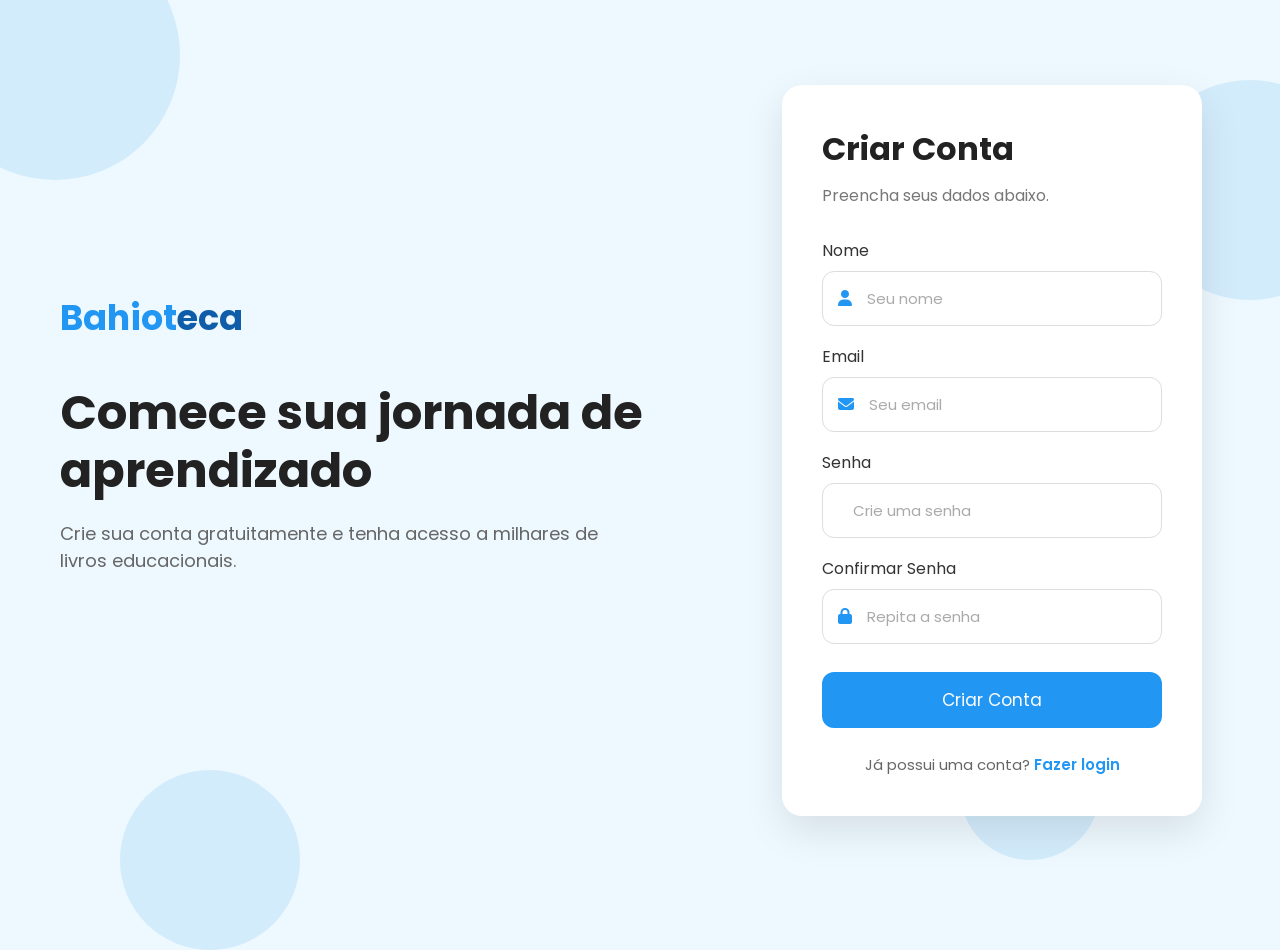
<file: bahioteca/cadastro/index.html>
<!DOCTYPE html>
<html lang="pt-BR">
<head>
    <meta charset="UTF-8">
    <meta name="viewport" content="width=device-width, initial-scale=1.0">
    <title>Cadastro</title>

    <link rel="stylesheet" href="style.css">

    <link href="https://fonts.googleapis.com/css2?family=Poppins:wght@300;400;500;600;700&display=swap" rel="stylesheet">

    <link rel="stylesheet"
    href="https://cdnjs.cloudflare.com/ajax/libs/font-awesome/6.6.0/css/all.min.css">
</head>
<body>

<div class="circle circle1"></div>
<div class="circle circle2"></div>
<div class="circle circle3"></div>
<div class="circle circle4"></div>

<main class="container">

    <section class="left">

        <div class="logo">
            <h2>Bahiot<span>eca</span></h2>
        </div>

        <div class="content">

            <h1>Comece sua jornada de aprendizado</h1>

            <p>
                Crie sua conta gratuitamente e tenha acesso
                a milhares de livros educacionais.
            </p>

            
        </div>

    </section>

    <section class="right">

        <div class="login-box">

            <h2>Criar Conta</h2>

            <p>Preencha seus dados abaixo.</p>

            <form id="registerForm">

                <div class="input-box">
                    <label>Nome</label>

                    <div class="input">
                        <i class="fa-solid fa-user"></i>
                        <input type="text" id="nome" placeholder="Seu nome" required>
                    </div>
                </div>

                <div class="input-box">
                    <label>Email</label>

                    <div class="input">
                        <i class="fa-solid fa-envelope"></i>
                        <input type="email" id="email" placeholder="Seu email" required>
                    </div>
                </div>

                <div class="input-box">
                    <label>Senha</label>

                    <div class="input">

                        

                        <input type="password" id="password" placeholder="Crie uma senha" required>

                        <button type="button" id="togglePassword">
                        
                        </button>

                    </div>

                </div>

                <div class="input-box">
                    <label>Confirmar Senha</label>

                    <div class="input">

                        <i class="fa-solid fa-lock"></i>

                        <input type="password" id="confirmPassword" placeholder="Repita a senha" required>

                    </div>

                </div>

                <button class="login-btn" type="submit">
                    Criar Conta
                </button>

            </form>

            <div class="register">

                Já possui uma conta?

                <a href="../login/">
                    Fazer login
                </a>

            </div>

        </div>

    </section>

</main>

<script src="cadastro.js"></script>

</body>
</html>
</file>
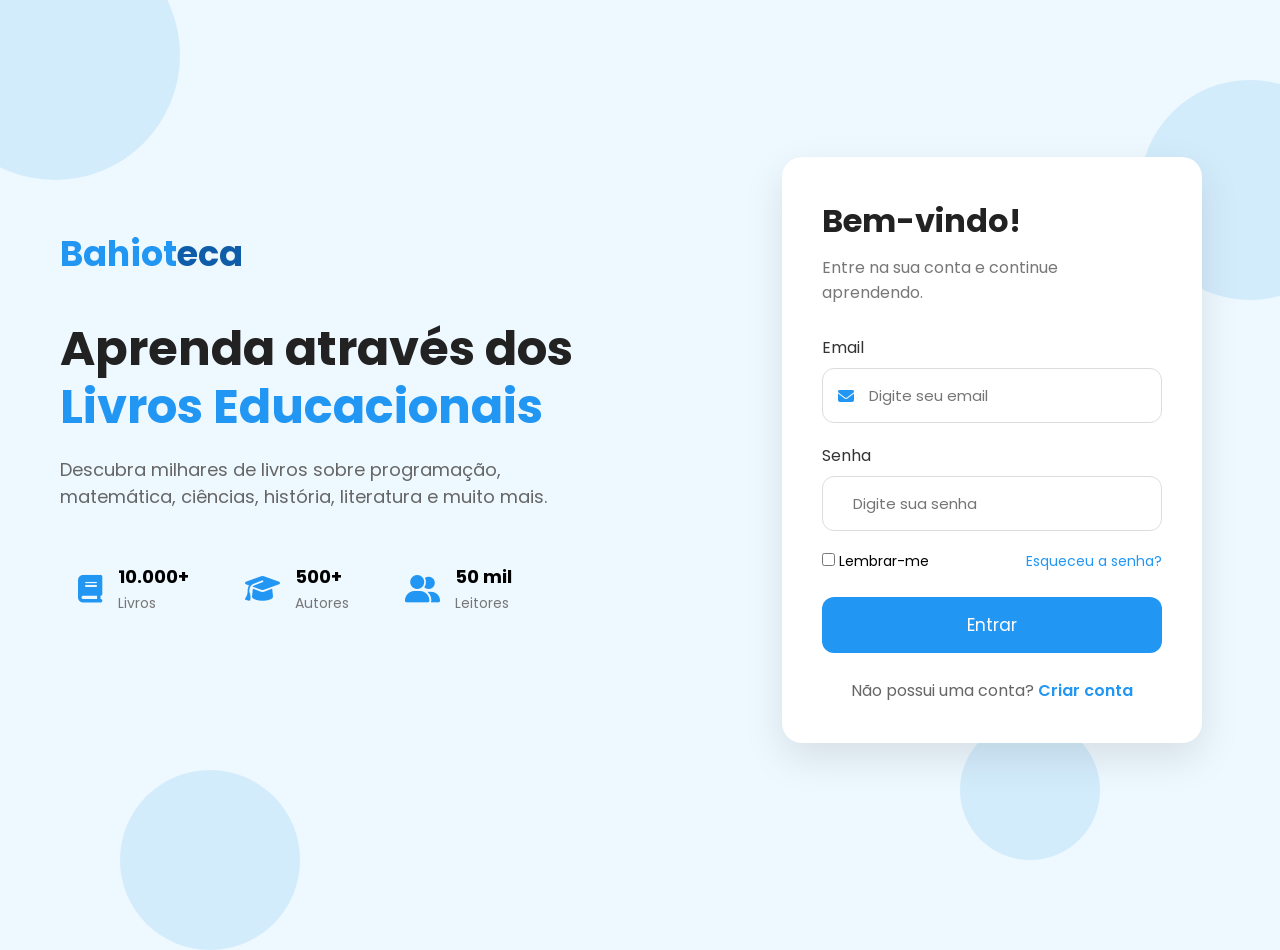
<file: bahioteca/login/index.html>
<!DOCTYPE html>
<html lang="pt-BR">
<head>
    <meta charset="UTF-8">
    <meta name="viewport" content="width=device-width, initial-scale=1.0">
    <title>Login</title>

    <link rel="stylesheet" href="style.css">

    <!-- Google Fonts -->
    <link href="https://fonts.googleapis.com/css2?family=Poppins:wght@300;400;500;600;700&display=swap" rel="stylesheet">

    <!-- Ícones -->
    <link rel="stylesheet"
    href="https://cdnjs.cloudflare.com/ajax/libs/font-awesome/6.6.0/css/all.min.css">
</head>
<body>

    <!-- Bolhas -->
    <div class="circle circle1"></div>
    <div class="circle circle2"></div>
    <div class="circle circle3"></div>
    <div class="circle circle4"></div>

    <main class="container">

        <!-- Lado Esquerdo -->
        <section class="left">

            <div class="logo">
                <h2>Bahiot<span>eca</span></h2>
            </div>

            <div class="content">

                <h1>
                    Aprenda através dos
                    <span>Livros Educacionais</span>
                </h1>

                <p>
                    Descubra milhares de livros sobre programação,
                    matemática, ciências, história, literatura e muito mais.
                </p>

                <div class="cards">

                    <div class="card">
                        <i class="fa-solid fa-book"></i>
                        <div>
                            <h3>10.000+</h3>
                            <span>Livros</span>
                        </div>
                    </div>

                    <div class="card">
                        <i class="fa-solid fa-graduation-cap"></i>
                        <div>
                            <h3>500+</h3>
                            <span>Autores</span>
                        </div>
                    </div>

                    <div class="card">
                        <i class="fa-solid fa-user-group"></i>
                        <div>
                            <h3>50 mil</h3>
                            <span>Leitores</span>
                        </div>
                    </div>

                </div>

                
            </div>

        </section>

        <!-- Login -->

        <section class="right">

            <div class="login-box">

                <h2>Bem-vindo!</h2>

                <p>
                    Entre na sua conta e continue aprendendo.
                </p>

                <form id="loginForm">

                    <div class="input-box">

                        <label>Email</label>

                        <div class="input">

                            <i class="fa-solid fa-envelope"></i>

                            <input
                            type="email"
                            id="email"
                            placeholder="Digite seu email"
                            required>

                        </div>

                    </div>

                    <div class="input-box">

                        <label>Senha</label>

                        <div class="input">

                            
                            <input
                            type="password"
                            id="password"
                            placeholder="Digite sua senha"
                            required>

                            <button
                            type="button"
                            id="togglePassword">

                             
                            </button>

                        </div>

                    </div>

                    <div class="options">

                        <label>

                            <input type="checkbox">

                            Lembrar-me

                        </label>

                        <a href="#">
                            Esqueceu a senha?
                        </a>

                    </div>

                    <button
                    class="login-btn"
                    type="submit">

                        Entrar

                    </button>

                </form>
                </button>

                <div class="register">

                    Não possui uma conta?

                    <a href="../cadastro">

                        Criar conta

                    </a>

                </div>

            </div>

        </section>

    </main>

    <script src="script.js"></script>

</body>
</html>
</file>
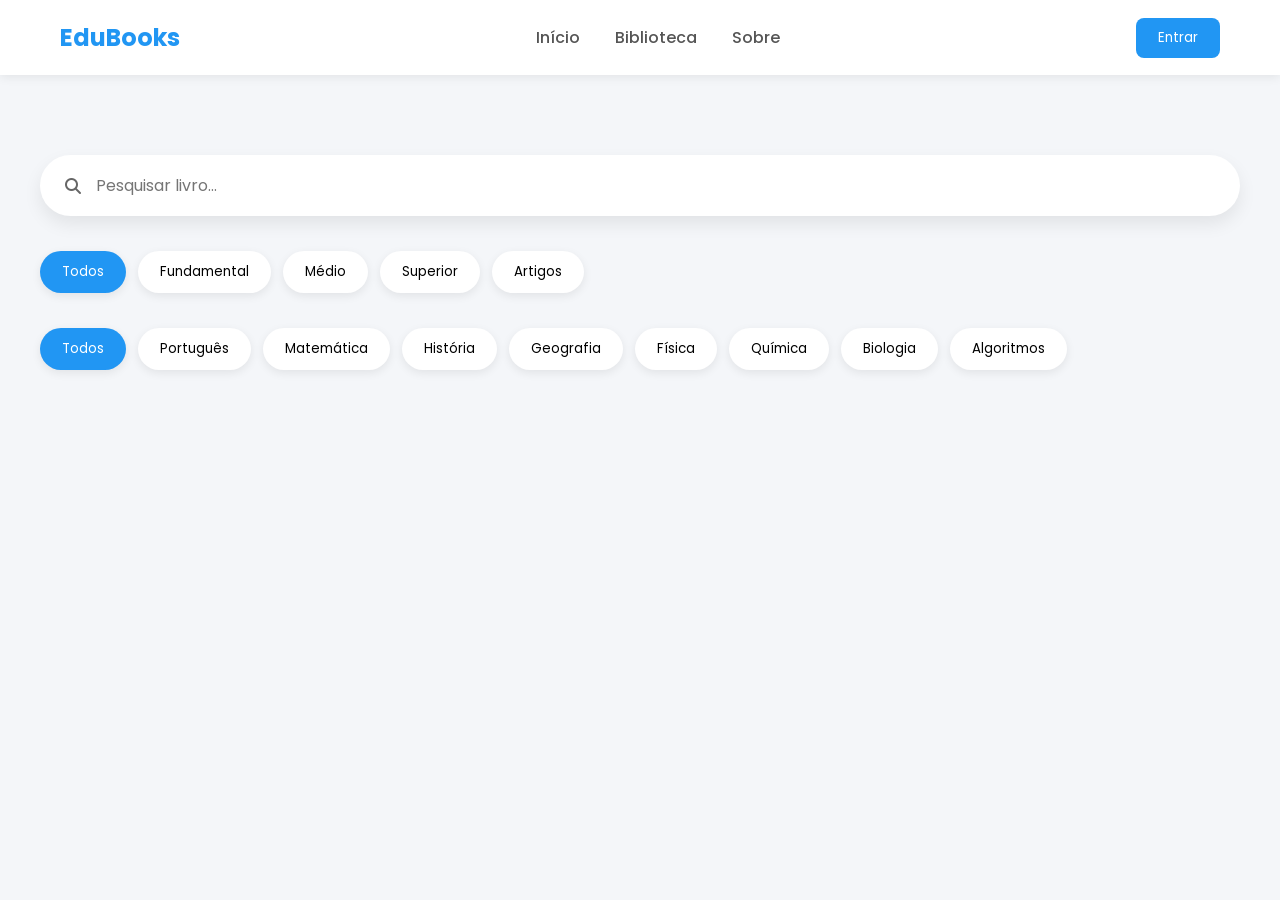
<file: bahioteca/produtos/index.html>
<!DOCTYPE html>
<html lang="pt-BR">
<head>
<meta charset="UTF-8">
<meta name="viewport" content="width=device-width, initial-scale=1.0">
<title>EduBooks</title>
<link rel="stylesheet" href="style.css">
<link rel="preconnect" href="https://fonts.googleapis.com">
<link href="https://fonts.googleapis.com/css2?family=Poppins:wght@300;400;500;600;700&display=swap" rel="stylesheet">
<link rel="stylesheet" href="https://cdnjs.cloudflare.com/ajax/libs/font-awesome/6.6.0/css/all.min.css">
</head>
<body>
    <header>
        <div class="logo">
            <h2>EduBooks</h2>
        </div>
        <nav>
            <a href="#">Início</a>
            <a href="#">Biblioteca</a>
            <a href="#">Sobre</a>
        </nav>
        <button>Entrar</button>
    </header>

    <section class="banner">
        <!-- <div class="banner-img">
            <img src="img/aluno.png">
        </div>
        <div class="banner-info">
            <span>BHT.C2026</span>
            <h1>Biblioteca Educacional</h1>
            <p>Ensino Fundamental • Médio • Superior</p>
        </div> -->
    </section>

    <section class="pesquisa">
        <i class="fa-solid fa-magnifying-glass"></i>
        <input type="text" id="pesquisa" placeholder="Pesquisar livro...">
    </section>

    <section class="ensinos">
        <button class="ativo" data-ensino="todos">Todos</button>
        <button data-ensino="fundamental">Fundamental</button>
        <button data-ensino="medio">Médio</button>
        <button data-ensino="superior">Superior</button>
        <button data-ensino="artigos">Artigos</button>
    </section>

    <section class="materias">
        <button class="ativoMateria" data-materia="todos">Todos</button>
        <button data-materia="portugues">Português</button>
        <button data-materia="matematica">Matemática</button>
        <button data-materia="historia">História</button>
        <button data-materia="geografia">Geografia</button>
        <button data-materia="fisica">Física</button>
        <button data-materia="quimica">Química</button>
        <button data-materia="biologia">Biologia</button>
        <button data-materia="algoritmos">Algoritmos</button>
    </section>

    <main id="catalogo">
    </main>

    <div id="modal" class="modal">
        <div class="modal-box">
            <span id="fechar">×</span>
            <img id="modalImg">
            <h2 id="modalTitulo"></h2>
            <p id="modalCategoria"></p>
            <button id="ler">Ler Livro</button>
        </div>
    </div>

    <script src="script.js"></script>

    </body>
</html>
</file>
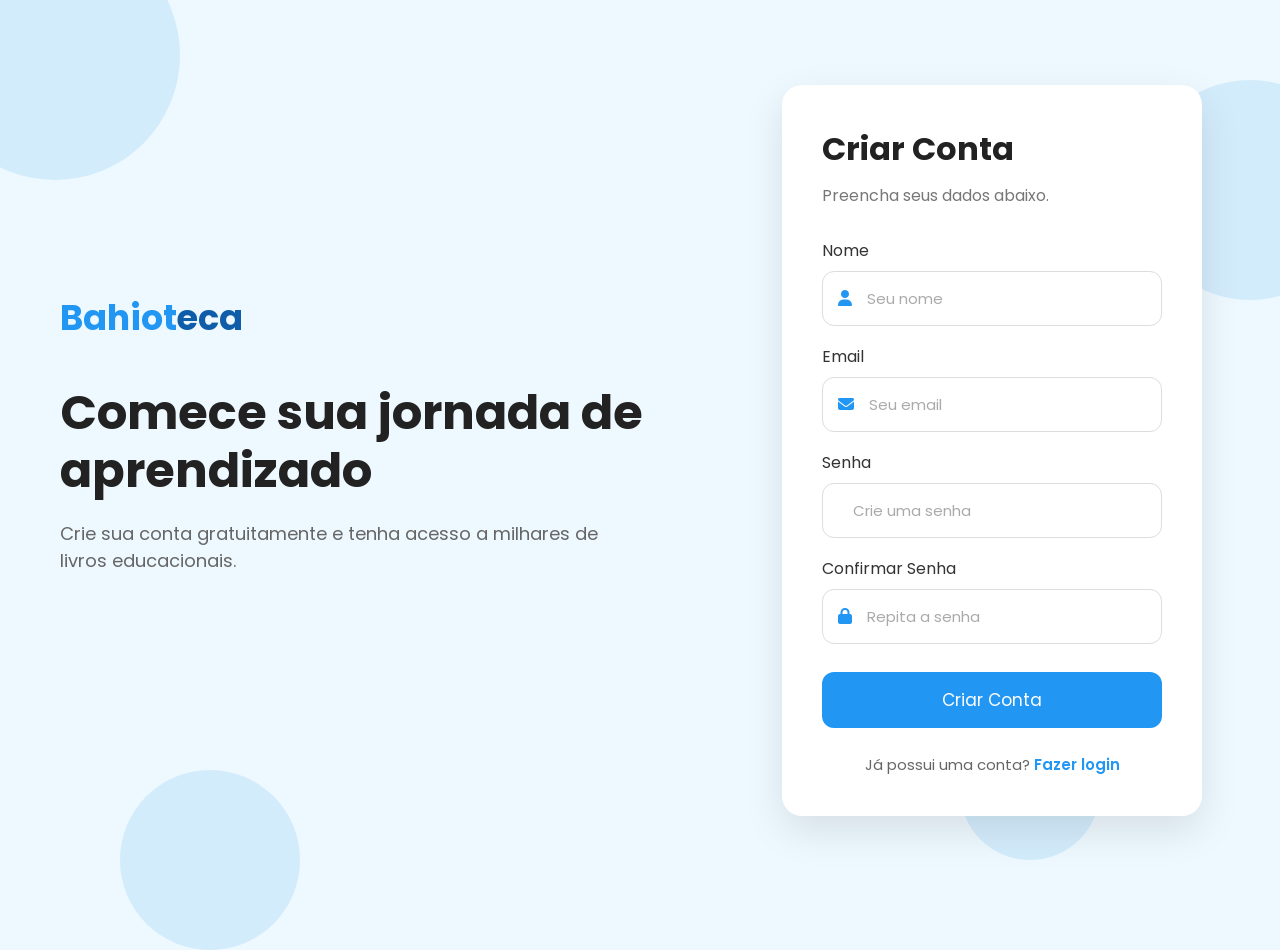
<file: bahioteca/login/cadastro/cadastro.html>
<!DOCTYPE html>
<html lang="pt-BR">
<head>
    <meta charset="UTF-8">
    <meta name="viewport" content="width=device-width, initial-scale=1.0">
    <title>Cadastro</title>

    <link rel="stylesheet" href="style.css">

    <link href="https://fonts.googleapis.com/css2?family=Poppins:wght@300;400;500;600;700&display=swap" rel="stylesheet">

    <link rel="stylesheet"
    href="https://cdnjs.cloudflare.com/ajax/libs/font-awesome/6.6.0/css/all.min.css">
</head>
<body>

<div class="circle circle1"></div>
<div class="circle circle2"></div>
<div class="circle circle3"></div>
<div class="circle circle4"></div>

<main class="container">

    <section class="left">

        <div class="logo">
            <h2>Bahiot<span>eca</span></h2>
        </div>

        <div class="content">

            <h1>Comece sua jornada de aprendizado</h1>

            <p>
                Crie sua conta gratuitamente e tenha acesso
                a milhares de livros educacionais.
            </p>

            
        </div>

    </section>

    <section class="right">

        <div class="login-box">

            <h2>Criar Conta</h2>

            <p>Preencha seus dados abaixo.</p>

            <form id="registerForm">

                <div class="input-box">
                    <label>Nome</label>

                    <div class="input">
                        <i class="fa-solid fa-user"></i>
                        <input type="text" id="nome" placeholder="Seu nome" required>
                    </div>
                </div>

                <div class="input-box">
                    <label>Email</label>

                    <div class="input">
                        <i class="fa-solid fa-envelope"></i>
                        <input type="email" id="email" placeholder="Seu email" required>
                    </div>
                </div>

                <div class="input-box">
                    <label>Senha</label>

                    <div class="input">

                        

                        <input type="password" id="password" placeholder="Crie uma senha" required>

                        <button type="button" id="togglePassword">
                        
                        </button>

                    </div>

                </div>

                <div class="input-box">
                    <label>Confirmar Senha</label>

                    <div class="input">

                        <i class="fa-solid fa-lock"></i>

                        <input type="password" id="confirmPassword" placeholder="Repita a senha" required>

                    </div>

                </div>

                <button class="login-btn" type="submit">
                    Criar Conta
                </button>

            </form>

            <div class="register">

                Já possui uma conta?

                <a href="/index.html">
                    Fazer login
                </a>

            </div>

        </div>

    </section>

</main>

<script src="cadastro.js"></script>

</body>
</html>
</file>
<file: bahioteca/cadastro/style.css>
/* ===========================
   RESET
=========================== */

*{
    margin:0;
    padding:0;
    box-sizing:border-box;
    font-family:'Poppins',sans-serif;
}

body{
    background:#eef8ff;
    overflow:hidden;
}

/* ===========================
   BOLHAS DO FUNDO
=========================== */

.circle{
    position:absolute;
    border-radius:50%;
    background:rgba(55,167,233,.15);
    z-index:-1;
}

.circle1{
    width:250px;
    height:250px;
    top:-70px;
    left:-70px;
}

.circle2{
    width:180px;
    height:180px;
    bottom:-50px;
    left:120px;
}

.circle3{
    width:220px;
    height:220px;
    top:80px;
    right:-80px;
}

.circle4{
    width:140px;
    height:140px;
    bottom:40px;
    right:180px;
}

/* ===========================
   CONTAINER
=========================== */

.container{
    display:flex;
    height:100vh;
}

/* ===========================
   LADO ESQUERDO
=========================== */

.left{
    width:55%;
    padding:60px;
    display:flex;
    flex-direction:column;
    justify-content:center;
}

.logo h2{
    color:#2196F3;
    font-size:35px;
    margin-bottom:40px;
}

.logo span{
    color:#0f5da8;
}

.content h1{
    font-size:48px;
    color:#222;
    line-height:1.2;
    margin-bottom:20px;
}

.content h1 span{
    color:#2196F3;
}

.content p{
    color:#666;
    font-size:18px;
    max-width:550px;
    margin-bottom:35px;
}

/* ===========================
   CARDS
=========================== */

.cards{
    display:flex;
    gap:20px;
    margin-bottom:40px;
}

.card{
    background:#fff;
    padding:18px;
    border-radius:15px;
    box-shadow:0 8px 20px rgba(0,0,0,.08);
    display:flex;
    align-items:center;
    gap:15px;
    transition:.3s;
}

.card:hover{
    transform:translateY(-5px);
}

.card i{
    font-size:28px;
    color:#2196F3;
}

.card h3{
    font-size:18px;
}

.card span{
    color:#777;
    font-size:14px;
}

/* ===========================
   IMAGEM
=========================== */

.illustration img{
    width:85%;
    margin-top:20px;
}

/* ===========================
   LOGIN
=========================== */

.right{
    width:45%;
    display:flex;
    justify-content:center;
    align-items:center;
}

.login-box{
    background:#fff;
    width:420px;
    padding:40px;
    border-radius:20px;
    box-shadow:0 15px 40px rgba(0,0,0,.1);
}

.login-box h2{
    font-size:32px;
    color:#222;
}

.login-box p{
    color:#777;
    margin:10px 0 30px;
}

/* ===========================
   INPUTS
=========================== */

.input-box{
    margin-bottom:20px;
}

.input-box label{
    display:block;
    margin-bottom:8px;
    color:#333;
}

.input{
    display:flex;
    align-items:center;
    border:1px solid #ddd;
    border-radius:12px;
    padding:0 15px;
    transition:.3s;
}

.input:focus-within{
    border-color:#2196F3;
    box-shadow:0 0 10px rgba(33,150,243,.2);
}

.input i{
    color:#2196F3;
}

.input input{
    flex:1;
    border:none;
    outline:none;
    padding:15px;
    font-size:15px;
    background:none;
}

#togglePassword{
    border:none;
    background:none;
    cursor:pointer;
    color:#666;
    font-size:18px;
}

/* ===========================
   OPÇÕES
=========================== */

.options{
    display:flex;
    justify-content:space-between;
    align-items:center;
    margin-bottom:25px;
    font-size:14px;
}

.options a{
    text-decoration:none;
    color:#2196F3;
}

/* ===========================
   BOTÃO
=========================== */

.login-btn{
    width:100%;
    padding:15px;
    border:none;
    border-radius:12px;
    background:#2196F3;
    color:#fff;
    font-size:17px;
    cursor:pointer;
    transition:.3s;
}

.login-btn:hover{
    background:#1976D2;
    transform:translateY(-2px);
}

/* ===========================
   SEPARADOR
=========================== */

.separator{
    text-align:center;
    margin:25px 0;
    color:#999;
    position:relative;
}

.separator::before,
.separator::after{
    content:"";
    position:absolute;
    width:40%;
    height:1px;
    background:#ddd;
    top:50%;
}

.separator::before{
    left:0;
}

.separator::after{
    right:0;
}

/* ===========================
   GOOGLE
=========================== */

.google{
    width:100%;
    padding:15px;
    border:1px solid #ddd;
    border-radius:12px;
    background:#fff;
    cursor:pointer;
    transition:.3s;
    font-size:15px;
}

.google i{
    color:#db4437;
    margin-right:8px;
}

.google:hover{
    background:#f5f5f5;
}

/* ===========================
   CADASTRO
=========================== */

.register{
    margin-top:25px;
    text-align:center;
    color:#666;
}

.register a{
    color:#2196F3;
    text-decoration:none;
    font-weight:600;
}

/* ===========================
   RESPONSIVO
=========================== */

@media(max-width:950px){

.container{
    flex-direction:column;
}

.left{
    display:none;
}

.right{
    width:100%;
    height:100vh;
}

.login-box{
    width:90%;
    max-width:420px;
}

body{
    overflow:auto;
}

}


/* ===========================
   CADASTRO
=========================== */

#registerForm{
    display:flex;
    flex-direction:column;
    gap:18px;
}

#registerForm .input-box{
    margin-bottom:0;
}

#registerForm .login-btn{
    margin-top:10px;
}

.register{
    margin-top:25px;
    text-align:center;
    font-size:15px;
}

.register a{
    color:#2196F3;
    font-weight:600;
    text-decoration:none;
    transition:.3s;
}

.register a:hover{
    text-decoration:underline;
}

.login-box{
    animation:fade .6s ease;
}

@keyframes fade{

    from{
        opacity:0;
        transform:translateY(20px);
    }

    to{
        opacity:1;
        transform:translateY(0);
    }

}

/* Botão do olho */

#togglePassword{
    background:none;
    border:none;
    cursor:pointer;
    color:#777;
    font-size:18px;
    transition:.3s;
}

#togglePassword:hover{
    color:#2196F3;
}

/* Inputs */

.input input::placeholder{
    color:#aaa;
}

.input:hover{
    border-color:#2196F3;
}

/* Responsivo */

@media(max-width:768px){

    .login-box{
        width:95%;
        padding:30px;
    }

    .content h1{
        font-size:34px;
    }

}
</file>
<file: bahioteca/login/style.css>
/* ===========================
   RESET
=========================== */

*{
    margin:0;
    padding:0;
    box-sizing:border-box;
    font-family:'Poppins',sans-serif;
}

body{
    background:#eef8ff;
    overflow:hidden;
}

/* ===========================
   BOLHAS DO FUNDO
=========================== */

.circle{
    position:absolute;
    border-radius:50%;
    background:rgba(55,167,233,.15);
    z-index:-1;
}

.circle1{
    width:250px;
    height:250px;
    top:-70px;
    left:-70px;
}

.circle2{
    width:180px;
    height:180px;
    bottom:-50px;
    left:120px;
}

.circle3{
    width:220px;
    height:220px;
    top:80px;
    right:-80px;
}

.circle4{
    width:140px;
    height:140px;
    bottom:40px;
    right:180px;
}

/* ===========================
   CONTAINER
=========================== */

.container{
    display:flex;
    height:100vh;
}

/* ===========================
   LADO ESQUERDO
=========================== */

.left{
    width:55%;
    padding:60px;
    display:flex;
    flex-direction:column;
    justify-content:center;
}

.logo h2{
    color:#2196F3;
    font-size:35px;
    margin-bottom:40px;
}

.logo span{
    color:#0f5da8;
}

.content h1{
    font-size:48px;
    color:#222;
    line-height:1.2;
    margin-bottom:20px;
}

.content h1 span{
    color:#2196F3;
}

.content p{
    color:#666;
    font-size:18px;
    max-width:550px;
    margin-bottom:35px;
}

/* ===========================
   CARDS
=========================== */

.cards{
    display:flex;
    gap:20px;
    margin-bottom:40px;
}

.card{
    padding:18px;
    border-radius:15px;
    display:flex;
    align-items:center;
    gap:15px;
}

.card i{
    font-size:28px;
    color:#2196F3;
}

.card h3{
    font-size:18px;
}

.card span{
    color:#777;
    font-size:14px;
}

/* ===========================
   IMAGEM
=========================== */

.illustration img{
    width:85%;
    margin-top:20px;
}

/* ===========================
   LOGIN
=========================== */

.right{
    width:45%;
    display:flex;
    justify-content:center;
    align-items:center;
}

.login-box{
    background:#fff;
    width:420px;
    padding:40px;
    border-radius:20px;
    box-shadow:0 15px 40px rgba(0,0,0,.1);
}

.login-box h2{
    font-size:32px;
    color:#222;
}

.login-box p{
    color:#777;
    margin:10px 0 30px;
}

/* ===========================
   INPUTS
=========================== */

.input-box{
    margin-bottom:20px;
}

.input-box label{
    display:block;
    margin-bottom:8px;
    color:#333;
}

.input{
    display:flex;
    align-items:center;
    border:1px solid #ddd;
    border-radius:12px;
    padding:0 15px;
    transition:.3s;
}

.input:focus-within{
    border-color:#2196F3;
    box-shadow:0 0 10px rgba(33,150,243,.2);
}

.input i{
    color:#2196F3;
}

.input input{
    flex:1;
    border:none;
    outline:none;
    padding:15px;
    font-size:15px;
    background:none;
}

#togglePassword{
    border:none;
    background:none;
    cursor:pointer;
    color:#666;
    font-size:18px;
}

/* ===========================
   OPÇÕES
=========================== */

.options{
    display:flex;
    justify-content:space-between;
    align-items:center;
    margin-bottom:25px;
    font-size:14px;
}

.options a{
    text-decoration:none;
    color:#2196F3;
}

/* ===========================
   BOTÃO
=========================== */

.login-btn{
    width:100%;
    padding:15px;
    border:none;
    border-radius:12px;
    background:#2196F3;
    color:#fff;
    font-size:17px;
    cursor:pointer;
    transition:.3s;
}

.login-btn:hover{
    background:#1976D2;
    transform:translateY(-2px);
}

/* ===========================
   SEPARADOR
=========================== */

.separator{
    text-align:center;
    margin:25px 0;
    color:#999;
    position:relative;
}

.separator::before,
.separator::after{
    content:"";
    position:absolute;
    width:40%;
    height:1px;
    background:#ddd;
    top:50%;
}

.separator::before{
    left:0;
}

.separator::after{
    right:0;
}

/* ===========================
   GOOGLE
=========================== */

.google{
    width:100%;
    padding:15px;
    border:1px solid #ddd;
    border-radius:12px;
    background:#fff;
    cursor:pointer;
    transition:.3s;
    font-size:15px;
}

.google i{
    color:#db4437;
    margin-right:8px;
}

.google:hover{
    background:#f5f5f5;
}

/* ===========================
   CADASTRO
=========================== */

.register{
    margin-top:25px;
    text-align:center;
    color:#666;
}

.register a{
    color:#2196F3;
    text-decoration:none;
    font-weight:600;
}

/* ===========================
   RESPONSIVO
=========================== */

@media(max-width:950px){

.container{
    flex-direction:column;
}

.left{
    display:none;
}

.right{
    width:100%;
    height:100vh;
}

.login-box{
    width:90%;
    max-width:420px;
}

body{
    overflow:auto;
}

}
</file>
<file: bahioteca/produtos/style.css>
/* ==========================
RESET
========================== */

*{
    margin:0;
    padding:0;
    box-sizing:border-box;
    font-family:'Poppins',sans-serif;
}

body{
    background:#f4f6f9;
    color:#333;
}

/* ==========================
HEADER
========================== */

header{

    height:75px;

    background:#fff;

    display:flex;

    justify-content:space-between;

    align-items:center;

    padding:0 60px;

    box-shadow:0 2px 10px rgba(0,0,0,.08);

    position:sticky;

    top:0;

    z-index:999;

}

.logo h2{

    color:#2196f3;

}

nav{

    display:flex;

    gap:35px;

}

nav a{

    text-decoration:none;

    color:#555;

    font-weight:500;

    transition:.3s;

}

nav a:hover{

    color:#2196f3;

}

header button{

    background:#2196f3;

    color:#fff;

    border:none;

    padding:10px 22px;

    border-radius:8px;

    cursor:pointer;

}

/* ==========================
BANNER
========================== */

.banner{

    width:1200px;

    max-width:95%;

    margin:40px auto;

    display:flex;

    align-items:center;

    gap:25px;

}

.banner-img{

    width:110px;

    height:110px;

    border-radius:15px;

    overflow:hidden;

    background:#ffd54f;

}

.banner-img img{

    width:100%;

    height:100%;

    object-fit:cover;

}

.banner-info span{

    color:#777;

    font-size:14px;

}

.banner-info h1{

    margin:8px 0;

    font-size:34px;

}

.banner-info p{

    color:#2196f3;

}

/* ==========================
PESQUISA
========================== */

.pesquisa{

    width:1200px;

    max-width:95%;

    margin:auto;

    background:white;

    display:flex;

    align-items:center;

    padding:18px 25px;

    border-radius:50px;

    box-shadow:0 8px 18px rgba(0,0,0,.08);

}

.pesquisa i{

    color:#666;

    margin-right:15px;

}

.pesquisa input{

    width:100%;

    border:none;

    outline:none;

    font-size:16px;

}

/* ==========================
FILTROS
========================== */

.ensinos,
.materias{

    width:1200px;

    max-width:95%;

    margin:35px auto;

    display:flex;

    gap:12px;

    flex-wrap:wrap;

}

.ensinos button,
.materias button{

    border:none;

    padding:11px 22px;

    border-radius:30px;

    background:white;

    cursor:pointer;

    box-shadow:0 3px 10px rgba(0,0,0,.08);

    transition:.3s;

}

.ensinos button:hover,
.materias button:hover{

    background:#2196f3;

    color:white;

}

.ativo,
.ativoMateria{

    background:#2196f3 !important;

    color:white;

}

/* ==========================
CATÁLOGO
========================== */

#catalogo{

    width:1200px;

    max-width:95%;

    margin:40px auto;

}

.categoria{

    margin-bottom:60px;

}

.categoria-topo{

    display:flex;

    justify-content:space-between;

    align-items:center;

    margin-bottom:20px;

}

.categoria-topo h2{

    font-size:24px;

}

.categoria-topo a{

    text-decoration:none;

    color:#2196f3;

}

.carrossel{

    display:flex;

    align-items:center;

    gap:15px;

}

.seta{

    width:45px;

    height:45px;

    border:none;

    border-radius:50%;

    background:#2196f3;

    color:white;

    cursor:pointer;

    font-size:20px;

}

.lista{

    display:flex;

    gap:20px;

    overflow-x:auto;

    scroll-behavior:smooth;

    flex:1;

    padding-bottom:10px;

}

.lista::-webkit-scrollbar{

    height:8px;

}

.lista::-webkit-scrollbar-thumb{

    background:#ccc;

    border-radius:10px;

}

/* ==========================
CARD
========================== */

.card{

    min-width:170px;

    flex-shrink:0;

    background:white;

    border-radius:12px;

    overflow:hidden;

    box-shadow:0 8px 18px rgba(0,0,0,.08);

    transition:.3s;

    cursor:pointer;

}

.card:hover{

    transform:translateY(-8px);

}

.card img{

    width:100%;

    height:240px;

    object-fit:cover;

}

.info{

    padding:12px;

}

.info h3{

    font-size:15px;

    margin-bottom:5px;

}

.info p{

    color:#777;

    font-size:13px;

}

/* ==========================
MODAL
========================== */

.modal{

    position:fixed;

    inset:0;

    background:rgba(0,0,0,.6);

    display:none;

    justify-content:center;

    align-items:center;

}

.modal-box{

    width:420px;

    background:white;

    border-radius:15px;

    padding:25px;

    position:relative;

    text-align:center;

}

.modal-box img{

    width:220px;

    border-radius:10px;

    margin-bottom:20px;

}

#fechar{

    position:absolute;

    right:20px;

    top:15px;

    cursor:pointer;

    font-size:28px;

}

#ler{

    margin-top:20px;

    background:#2196f3;

    color:white;

    border:none;

    padding:12px 30px;

    border-radius:8px;

    cursor:pointer;

}

/* ==========================
RESPONSIVO
========================== */

@media(max-width:768px){

header{

    flex-direction:column;

    height:auto;

    padding:20px;

}

nav{

    margin:15px 0;

}

.banner{

    flex-direction:column;

    text-align:center;

}

.banner-info h1{

    font-size:26px;

}

.card{

    min-width:140px;

}

.card img{

    height:190px;

}

}
</file>
<file: bahioteca/login/cadastro/style.css>
/* ===========================
   RESET
=========================== */

*{
    margin:0;
    padding:0;
    box-sizing:border-box;
    font-family:'Poppins',sans-serif;
}

body{
    background:#eef8ff;
    overflow:hidden;
}

/* ===========================
   BOLHAS DO FUNDO
=========================== */

.circle{
    position:absolute;
    border-radius:50%;
    background:rgba(55,167,233,.15);
    z-index:-1;
}

.circle1{
    width:250px;
    height:250px;
    top:-70px;
    left:-70px;
}

.circle2{
    width:180px;
    height:180px;
    bottom:-50px;
    left:120px;
}

.circle3{
    width:220px;
    height:220px;
    top:80px;
    right:-80px;
}

.circle4{
    width:140px;
    height:140px;
    bottom:40px;
    right:180px;
}

/* ===========================
   CONTAINER
=========================== */

.container{
    display:flex;
    height:100vh;
}

/* ===========================
   LADO ESQUERDO
=========================== */

.left{
    width:55%;
    padding:60px;
    display:flex;
    flex-direction:column;
    justify-content:center;
}

.logo h2{
    color:#2196F3;
    font-size:35px;
    margin-bottom:40px;
}

.logo span{
    color:#0f5da8;
}

.content h1{
    font-size:48px;
    color:#222;
    line-height:1.2;
    margin-bottom:20px;
}

.content h1 span{
    color:#2196F3;
}

.content p{
    color:#666;
    font-size:18px;
    max-width:550px;
    margin-bottom:35px;
}

/* ===========================
   CARDS
=========================== */

.cards{
    display:flex;
    gap:20px;
    margin-bottom:40px;
}

.card{
    background:#fff;
    padding:18px;
    border-radius:15px;
    box-shadow:0 8px 20px rgba(0,0,0,.08);
    display:flex;
    align-items:center;
    gap:15px;
    transition:.3s;
}

.card:hover{
    transform:translateY(-5px);
}

.card i{
    font-size:28px;
    color:#2196F3;
}

.card h3{
    font-size:18px;
}

.card span{
    color:#777;
    font-size:14px;
}

/* ===========================
   IMAGEM
=========================== */

.illustration img{
    width:85%;
    margin-top:20px;
}

/* ===========================
   LOGIN
=========================== */

.right{
    width:45%;
    display:flex;
    justify-content:center;
    align-items:center;
}

.login-box{
    background:#fff;
    width:420px;
    padding:40px;
    border-radius:20px;
    box-shadow:0 15px 40px rgba(0,0,0,.1);
}

.login-box h2{
    font-size:32px;
    color:#222;
}

.login-box p{
    color:#777;
    margin:10px 0 30px;
}

/* ===========================
   INPUTS
=========================== */

.input-box{
    margin-bottom:20px;
}

.input-box label{
    display:block;
    margin-bottom:8px;
    color:#333;
}

.input{
    display:flex;
    align-items:center;
    border:1px solid #ddd;
    border-radius:12px;
    padding:0 15px;
    transition:.3s;
}

.input:focus-within{
    border-color:#2196F3;
    box-shadow:0 0 10px rgba(33,150,243,.2);
}

.input i{
    color:#2196F3;
}

.input input{
    flex:1;
    border:none;
    outline:none;
    padding:15px;
    font-size:15px;
    background:none;
}

#togglePassword{
    border:none;
    background:none;
    cursor:pointer;
    color:#666;
    font-size:18px;
}

/* ===========================
   OPÇÕES
=========================== */

.options{
    display:flex;
    justify-content:space-between;
    align-items:center;
    margin-bottom:25px;
    font-size:14px;
}

.options a{
    text-decoration:none;
    color:#2196F3;
}

/* ===========================
   BOTÃO
=========================== */

.login-btn{
    width:100%;
    padding:15px;
    border:none;
    border-radius:12px;
    background:#2196F3;
    color:#fff;
    font-size:17px;
    cursor:pointer;
    transition:.3s;
}

.login-btn:hover{
    background:#1976D2;
    transform:translateY(-2px);
}

/* ===========================
   SEPARADOR
=========================== */

.separator{
    text-align:center;
    margin:25px 0;
    color:#999;
    position:relative;
}

.separator::before,
.separator::after{
    content:"";
    position:absolute;
    width:40%;
    height:1px;
    background:#ddd;
    top:50%;
}

.separator::before{
    left:0;
}

.separator::after{
    right:0;
}

/* ===========================
   GOOGLE
=========================== */

.google{
    width:100%;
    padding:15px;
    border:1px solid #ddd;
    border-radius:12px;
    background:#fff;
    cursor:pointer;
    transition:.3s;
    font-size:15px;
}

.google i{
    color:#db4437;
    margin-right:8px;
}

.google:hover{
    background:#f5f5f5;
}

/* ===========================
   CADASTRO
=========================== */

.register{
    margin-top:25px;
    text-align:center;
    color:#666;
}

.register a{
    color:#2196F3;
    text-decoration:none;
    font-weight:600;
}

/* ===========================
   RESPONSIVO
=========================== */

@media(max-width:950px){

.container{
    flex-direction:column;
}

.left{
    display:none;
}

.right{
    width:100%;
    height:100vh;
}

.login-box{
    width:90%;
    max-width:420px;
}

body{
    overflow:auto;
}

}


/* ===========================
   CADASTRO
=========================== */

#registerForm{
    display:flex;
    flex-direction:column;
    gap:18px;
}

#registerForm .input-box{
    margin-bottom:0;
}

#registerForm .login-btn{
    margin-top:10px;
}

.register{
    margin-top:25px;
    text-align:center;
    font-size:15px;
}

.register a{
    color:#2196F3;
    font-weight:600;
    text-decoration:none;
    transition:.3s;
}

.register a:hover{
    text-decoration:underline;
}

.login-box{
    animation:fade .6s ease;
}

@keyframes fade{

    from{
        opacity:0;
        transform:translateY(20px);
    }

    to{
        opacity:1;
        transform:translateY(0);
    }

}

/* Botão do olho */

#togglePassword{
    background:none;
    border:none;
    cursor:pointer;
    color:#777;
    font-size:18px;
    transition:.3s;
}

#togglePassword:hover{
    color:#2196F3;
}

/* Inputs */

.input input::placeholder{
    color:#aaa;
}

.input:hover{
    border-color:#2196F3;
}

/* Responsivo */

@media(max-width:768px){

    .login-box{
        width:95%;
        padding:30px;
    }

    .content h1{
        font-size:34px;
    }

}
</file>
